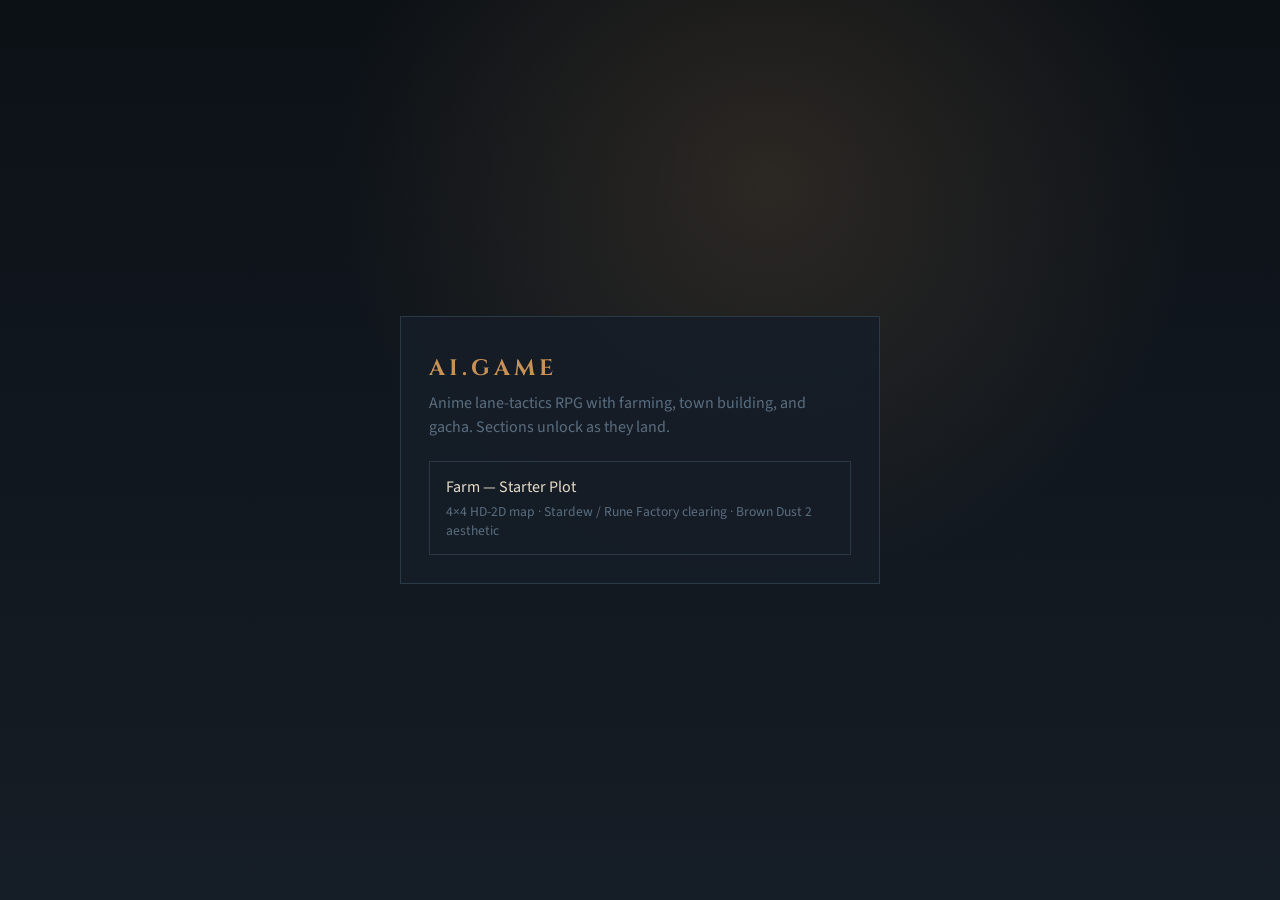
<file: index.html>
<!DOCTYPE html>
<html lang="en">
<head>
  <meta charset="utf-8">
  <meta name="viewport" content="width=device-width, initial-scale=1">
  <title>AI.Game</title>
  <link rel="preconnect" href="https://fonts.googleapis.com">
  <link rel="preconnect" href="https://fonts.gstatic.com" crossorigin>
  <link href="https://fonts.googleapis.com/css2?family=Cinzel:wght@600&family=Source+Sans+3:wght@400;600&display=swap" rel="stylesheet">
  <style>
    :root {
      --void: #0c1116;
      --panel: #151d26;
      --line: #2a3946;
      --steel: #5a6e80;
      --pale: #e8dcc8;
      --amber: #c89257;
    }
    * { box-sizing: border-box; margin: 0; padding: 0; }
    body {
      min-height: 100vh;
      display: grid;
      place-items: center;
      padding: 32px 20px;
      background:
        radial-gradient(ellipse at 60% 20%, rgba(200, 146, 87, 0.16), transparent 40%),
        linear-gradient(180deg, #0c1116, #151d26);
      color: var(--pale);
      font-family: "Source Sans 3", "Segoe UI", sans-serif;
    }
    .card {
      width: min(480px, 100%);
      border: 1px solid var(--line);
      background: rgba(21, 29, 38, 0.92);
      padding: 36px 28px 28px;
    }
    h1 {
      font-family: Cinzel, Palatino, serif;
      letter-spacing: 0.18em;
      text-transform: uppercase;
      color: var(--amber);
      font-size: 1.4rem;
      margin-bottom: 8px;
    }
    p { color: var(--steel); line-height: 1.5; margin-bottom: 22px; }
    a {
      display: block;
      padding: 14px 16px;
      border: 1px solid var(--line);
      color: var(--pale);
      text-decoration: none;
      transition: border-color 0.15s, color 0.15s;
    }
    a:hover { border-color: var(--amber); color: var(--amber); }
    a small { display: block; color: var(--steel); margin-top: 4px; font-size: 0.85rem; }
  </style>
</head>
<body>
  <div class="card">
    <h1>AI.Game</h1>
    <p>Anime lane-tactics RPG with farming, town building, and gacha. Sections unlock as they land.</p>
    <a href="./sections/farm/">
      Farm — Starter Plot
      <small>4×4 HD-2D map · Stardew / Rune Factory clearing · Brown Dust 2 aesthetic</small>
    </a>
  </div>
</body>
</html>
</file>
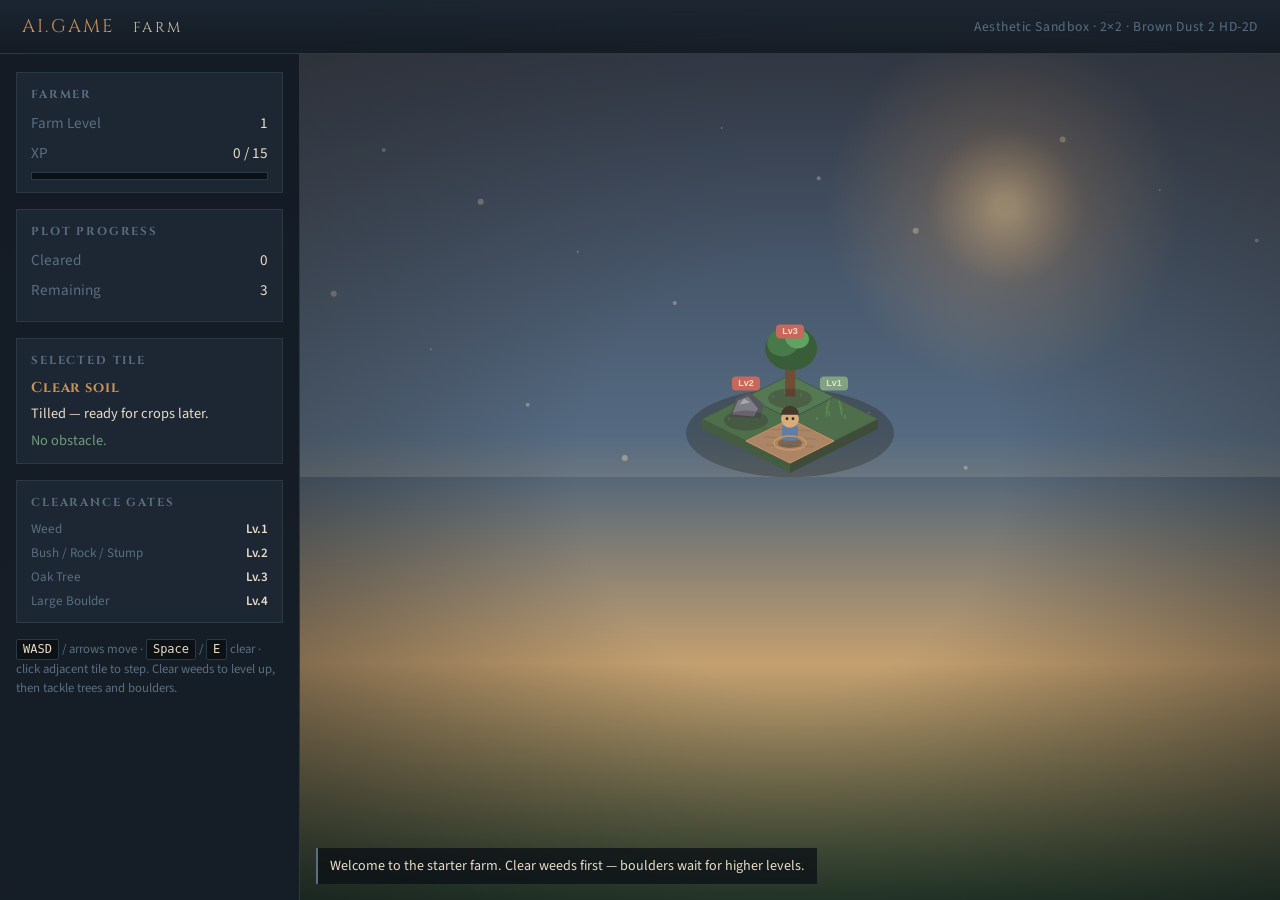
<file: sections/farm/index.html>
<!DOCTYPE html>
<html lang="en">
<head>
  <meta charset="utf-8">
  <meta name="viewport" content="width=device-width, initial-scale=1">
  <title>AI.Game — Farm · Starter Plot</title>
  <link rel="preconnect" href="https://fonts.googleapis.com">
  <link rel="preconnect" href="https://fonts.gstatic.com" crossorigin>
  <link href="https://fonts.googleapis.com/css2?family=Cinzel:wght@500;600&family=Source+Sans+3:wght@400;600&display=swap" rel="stylesheet">
  <link rel="stylesheet" href="./css/farm.css">
</head>
<body>
  <div class="app">
    <header class="topbar">
      <div class="brand">AI.Game <span>Farm</span></div>
      <div class="meta">
        <span id="mapName">Starter Plot</span>
        ·
        <span id="mapSize">4×4</span>
        · Brown Dust 2 HD-2D
      </div>
    </header>

    <aside class="sidebar">
      <section class="panel">
        <h2>Farmer</h2>
        <div class="stat-row">
          <span class="label">Farm Level</span>
          <span class="value" id="level">1</span>
        </div>
        <div class="stat-row">
          <span class="label">XP</span>
          <span class="value" id="xp">0 / 15</span>
        </div>
        <div class="xp-track"><div class="xp-fill" id="xpBar"></div></div>
      </section>

      <section class="panel">
        <h2>Plot Progress</h2>
        <div class="stat-row">
          <span class="label">Cleared</span>
          <span class="value" id="cleared">0</span>
        </div>
        <div class="stat-row">
          <span class="label">Remaining</span>
          <span class="value" id="remaining">0</span>
        </div>
      </section>

      <section class="panel">
        <h2>Selected Tile</h2>
        <div id="tileInfo"></div>
      </section>

      <section class="panel">
        <h2>Clearance Gates</h2>
        <div class="legend">
          <div><span>Weed</span><b>Lv.1</b></div>
          <div><span>Bush / Rock / Stump</span><b>Lv.2</b></div>
          <div><span>Oak Tree</span><b>Lv.3</b></div>
          <div><span>Large Boulder</span><b>Lv.4</b></div>
        </div>
      </section>

      <p class="help">
        <kbd>WASD</kbd> / arrows move · <kbd>Space</kbd> / <kbd>E</kbd> clear ·
        click adjacent tile to step. Clear weeds to level up, then tackle trees and boulders.
      </p>
    </aside>

    <main class="stage">
      <canvas id="farm" aria-label="Farm map"></canvas>
      <div class="log-dock" id="log" aria-live="polite"></div>
    </main>
  </div>

  <script type="module" src="./js/main.js"></script>
</body>
</html>
</file>
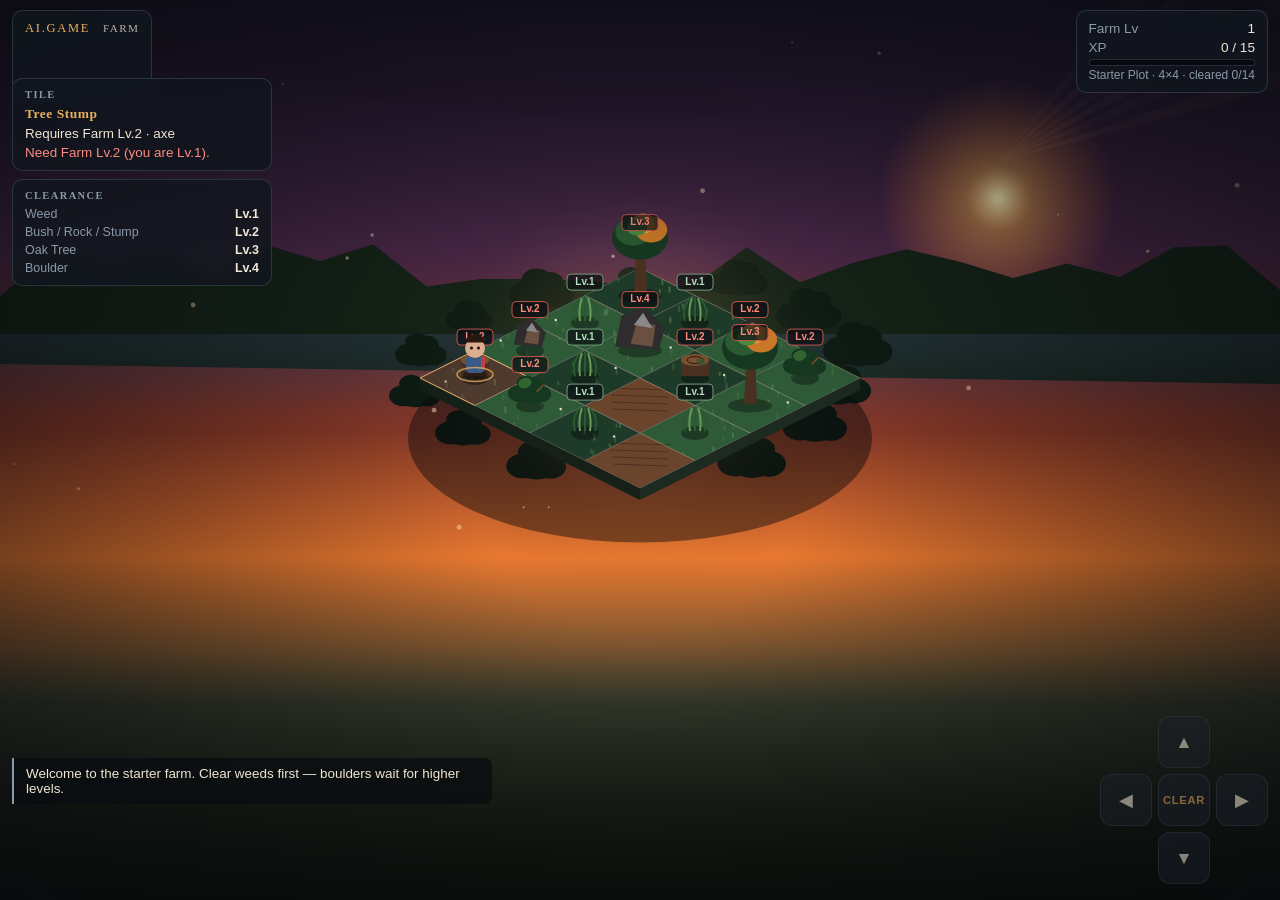
<file: android/app/src/main/assets/www/index.html>
<!DOCTYPE html>
<html lang="en">
<head>
  <meta charset="utf-8">
  <meta name="viewport" content="width=device-width, initial-scale=1, viewport-fit=cover">
  <meta name="theme-color" content="#0a0c10">
  <meta name="mobile-web-app-capable" content="yes">
  <meta name="apple-mobile-web-app-capable" content="yes">
  <title>AI.Game — Farm</title>
  <link rel="stylesheet" href="./css/farm.css">
</head>
<body>
  <div class="app">
    <main class="stage">
      <canvas id="farm" aria-label="Farm map"></canvas>
    </main>

    <div class="hud-top">
      <div class="brand-chip">AI.Game <span>Farm</span></div>
      <div class="stat-chip">
        <div class="stat-row">
          <span class="label">Farm Lv</span>
          <span id="level">1</span>
        </div>
        <div class="stat-row">
          <span class="label">XP</span>
          <span id="xp">0 / 15</span>
        </div>
        <div class="xp-track"><div class="xp-fill" id="xpBar"></div></div>
        <div class="meta-line"><span id="mapName">Starter</span> · <span id="mapSize">4×4</span> · cleared <span id="cleared">0</span>/<span id="remaining">0</span></div>
      </div>
    </div>

    <aside class="hud-side">
      <section class="panel">
        <h2>Tile</h2>
        <div id="tileInfo"></div>
      </section>
      <section class="panel">
        <h2>Clearance</h2>
        <div class="legend">
          <div><span>Weed</span><b>Lv.1</b></div>
          <div><span>Bush / Rock / Stump</span><b>Lv.2</b></div>
          <div><span>Oak Tree</span><b>Lv.3</b></div>
          <div><span>Boulder</span><b>Lv.4</b></div>
        </div>
      </section>
    </aside>

    <div class="log-dock" id="log" aria-live="polite"></div>

    <div class="touch-pad" aria-label="Touch controls">
      <button type="button" class="up" data-move="0,-1" aria-label="Up">▲</button>
      <button type="button" class="left" data-move="-1,0" aria-label="Left">◀</button>
      <button type="button" class="clear" id="btnClear" aria-label="Clear">CLEAR</button>
      <button type="button" class="right" data-move="1,0" aria-label="Right">▶</button>
      <button type="button" class="down" data-move="0,1" aria-label="Down">▼</button>
    </div>
  </div>

  <script type="module" src="./js/main.js"></script>
</body>
</html>
</file>
<file: sections/farm/css/farm.css>
:root {
  --void: #0c1116;
  --panel: #151d26;
  --panel-hi: #1d2733;
  --line: #2a3946;
  --steel: #5a6e80;
  --pale: #e8dcc8;
  --amber: #c89257;
  --warn: #c0574f;
  --ok: #6f9b7a;
  --sky: #1a2840;
  --font-display: "Cinzel", "Palatino Linotype", Palatino, serif;
  --font-ui: "Source Sans 3", "Segoe UI", sans-serif;
}

* {
  box-sizing: border-box;
  margin: 0;
  padding: 0;
}

html,
body {
  height: 100%;
  background: var(--void);
  color: var(--pale);
  font-family: var(--font-ui);
  -webkit-font-smoothing: antialiased;
}

body {
  min-height: 100%;
  background:
    radial-gradient(ellipse at 70% 10%, rgba(200, 146, 87, 0.14), transparent 45%),
    radial-gradient(ellipse at 20% 80%, rgba(61, 90, 122, 0.25), transparent 50%),
    linear-gradient(180deg, #0c1116 0%, #121820 100%);
}

.app {
  display: grid;
  grid-template-columns: minmax(240px, 300px) 1fr;
  grid-template-rows: auto 1fr;
  height: 100vh;
  max-height: 100dvh;
}

.topbar {
  grid-column: 1 / -1;
  display: flex;
  align-items: center;
  justify-content: space-between;
  gap: 16px;
  padding: 14px 22px;
  border-bottom: 1px solid var(--line);
  background: linear-gradient(180deg, rgba(29, 39, 51, 0.95), rgba(21, 29, 38, 0.88));
  backdrop-filter: blur(8px);
}

.brand {
  font-family: var(--font-display);
  font-size: 1.15rem;
  letter-spacing: 0.12em;
  text-transform: uppercase;
  color: var(--amber);
}

.brand span {
  color: var(--pale);
  opacity: 0.85;
  font-size: 0.78em;
  letter-spacing: 0.18em;
  margin-left: 10px;
}

.meta {
  color: var(--steel);
  font-size: 0.85rem;
  letter-spacing: 0.04em;
}

.sidebar {
  border-right: 1px solid var(--line);
  background: rgba(21, 29, 38, 0.92);
  padding: 18px 16px 24px;
  overflow: auto;
  display: flex;
  flex-direction: column;
  gap: 16px;
}

.panel {
  background: var(--panel-hi);
  border: 1px solid var(--line);
  padding: 14px 14px 12px;
}

.panel h2 {
  font-family: var(--font-display);
  font-size: 0.72rem;
  letter-spacing: 0.16em;
  text-transform: uppercase;
  color: var(--steel);
  margin-bottom: 10px;
}

.stat-row {
  display: flex;
  justify-content: space-between;
  align-items: baseline;
  margin-bottom: 8px;
  font-size: 0.95rem;
}

.stat-row .label {
  color: var(--steel);
}

.stat-row .value {
  font-variant-numeric: tabular-nums;
  color: var(--pale);
}

.xp-track {
  height: 8px;
  background: var(--void);
  border: 1px solid var(--line);
  margin-top: 4px;
  overflow: hidden;
}

.xp-fill {
  height: 100%;
  width: 0%;
  background: linear-gradient(90deg, #8a6238, var(--amber));
  transition: width 0.25s ease;
}

#tileInfo {
  display: flex;
  flex-direction: column;
  gap: 6px;
  font-size: 0.9rem;
}

#tileInfo strong {
  font-family: var(--font-display);
  letter-spacing: 0.06em;
  color: var(--amber);
}

#tileInfo .ok {
  color: var(--ok);
}

#tileInfo .warn {
  color: var(--warn);
}

.legend {
  display: grid;
  gap: 6px;
  font-size: 0.82rem;
  color: var(--steel);
}

.legend div {
  display: flex;
  justify-content: space-between;
  gap: 8px;
}

.legend b {
  color: var(--pale);
  font-weight: 600;
}

.stage {
  position: relative;
  min-height: 0;
  display: flex;
  flex-direction: column;
}

#farm {
  flex: 1;
  width: 100%;
  height: 100%;
  display: block;
  cursor: crosshair;
  image-rendering: pixelated;
  image-rendering: crisp-edges;
}

.log-dock {
  position: absolute;
  left: 16px;
  right: 16px;
  bottom: 16px;
  pointer-events: none;
  display: flex;
  flex-direction: column;
  gap: 4px;
}

.log-line {
  align-self: flex-start;
  max-width: min(560px, 92%);
  padding: 8px 12px;
  background: rgba(12, 17, 22, 0.78);
  border-left: 2px solid var(--steel);
  font-size: 0.88rem;
  backdrop-filter: blur(6px);
  animation: fadeIn 0.25s ease;
}

.log-line.ok {
  border-left-color: var(--ok);
}

.log-line.warn {
  border-left-color: var(--warn);
}

.log-line.level {
  border-left-color: var(--amber);
  color: var(--amber);
}

.log-line.muted {
  opacity: 0.7;
}

@keyframes fadeIn {
  from {
    opacity: 0;
    transform: translateY(4px);
  }
  to {
    opacity: 1;
    transform: none;
  }
}

.help {
  font-size: 0.8rem;
  color: var(--steel);
  line-height: 1.45;
}

.help kbd {
  display: inline-block;
  padding: 1px 6px;
  border: 1px solid var(--line);
  background: var(--void);
  color: var(--pale);
  font-size: 0.75rem;
  border-radius: 2px;
}

@media (max-width: 860px) {
  .app {
    grid-template-columns: 1fr;
    grid-template-rows: auto auto 1fr;
  }

  .sidebar {
    border-right: none;
    border-bottom: 1px solid var(--line);
    max-height: 42vh;
  }

  .topbar {
    flex-wrap: wrap;
  }
}
</file>
<file: android/app/src/main/assets/www/css/farm.css>
:root {
  --void: #0a0c10;
  --panel: rgba(18, 22, 30, 0.82);
  --panel-hi: rgba(28, 34, 44, 0.9);
  --line: rgba(90, 110, 130, 0.35);
  --steel: #8a9aaa;
  --pale: #f0e6d4;
  --amber: #e8b060;
  --warn: #ff8a80;
  --ok: #8fd0a0;
  --font-display: "Palatino Linotype", Palatino, "Times New Roman", serif;
  --font-ui: "Segoe UI", Roboto, "Helvetica Neue", sans-serif;
  --safe-top: env(safe-area-inset-top, 0px);
  --safe-bot: env(safe-area-inset-bottom, 0px);
}

* { box-sizing: border-box; margin: 0; padding: 0; }

html, body {
  height: 100%;
  background: var(--void);
  color: var(--pale);
  font-family: var(--font-ui);
  overflow: hidden;
  -webkit-font-smoothing: antialiased;
  -webkit-tap-highlight-color: transparent;
  touch-action: manipulation;
  user-select: none;
}

.app {
  position: relative;
  width: 100%;
  height: 100%;
  height: 100dvh;
}

.stage {
  position: absolute;
  inset: 0;
}

#farm {
  width: 100%;
  height: 100%;
  display: block;
  cursor: pointer;
}

.hud-top {
  position: absolute;
  top: calc(10px + var(--safe-top));
  left: 12px;
  right: 12px;
  display: flex;
  justify-content: space-between;
  gap: 10px;
  pointer-events: none;
  z-index: 5;
}

.brand-chip, .stat-chip {
  pointer-events: auto;
  background: var(--panel);
  border: 1px solid var(--line);
  backdrop-filter: blur(10px);
  -webkit-backdrop-filter: blur(10px);
  padding: 10px 12px;
  border-radius: 10px;
}

.brand-chip {
  font-family: var(--font-display);
  letter-spacing: 0.14em;
  text-transform: uppercase;
  font-size: 0.78rem;
  color: var(--amber);
}

.brand-chip span {
  color: var(--pale);
  opacity: 0.75;
  margin-left: 8px;
  letter-spacing: 0.12em;
  font-size: 0.7rem;
}

.stat-chip {
  min-width: 140px;
}

.stat-row {
  display: flex;
  justify-content: space-between;
  font-size: 0.85rem;
  margin-bottom: 4px;
}

.stat-row .label { color: var(--steel); }
.xp-track {
  height: 7px;
  background: rgba(0,0,0,0.45);
  border-radius: 4px;
  overflow: hidden;
  border: 1px solid var(--line);
}
.xp-fill {
  height: 100%;
  width: 0%;
  background: linear-gradient(90deg, #8a5230, var(--amber));
  transition: width 0.2s ease;
}

.hud-side {
  position: absolute;
  top: calc(78px + var(--safe-top));
  left: 12px;
  width: min(260px, 42vw);
  display: flex;
  flex-direction: column;
  gap: 8px;
  z-index: 5;
  pointer-events: none;
}

.panel {
  pointer-events: auto;
  background: var(--panel);
  border: 1px solid var(--line);
  border-radius: 10px;
  padding: 10px 12px;
  backdrop-filter: blur(10px);
  -webkit-backdrop-filter: blur(10px);
}

.panel h2 {
  font-family: var(--font-display);
  font-size: 0.65rem;
  letter-spacing: 0.14em;
  text-transform: uppercase;
  color: var(--steel);
  margin-bottom: 6px;
}

#tileInfo {
  display: flex;
  flex-direction: column;
  gap: 4px;
  font-size: 0.84rem;
}
#tileInfo strong {
  font-family: var(--font-display);
  color: var(--amber);
  letter-spacing: 0.04em;
}
#tileInfo .ok { color: var(--ok); }
#tileInfo .warn { color: var(--warn); }

.legend {
  display: grid;
  gap: 4px;
  font-size: 0.78rem;
  color: var(--steel);
}
.legend div { display: flex; justify-content: space-between; gap: 8px; }
.legend b { color: var(--pale); font-weight: 600; }

.log-dock {
  position: absolute;
  left: 12px;
  right: 12px;
  bottom: calc(96px + var(--safe-bot));
  pointer-events: none;
  z-index: 5;
  display: flex;
  flex-direction: column;
  gap: 4px;
}

.log-line {
  align-self: flex-start;
  max-width: min(480px, 92%);
  padding: 8px 12px;
  background: rgba(10, 12, 16, 0.75);
  border-left: 2px solid var(--steel);
  border-radius: 0 8px 8px 0;
  font-size: 0.84rem;
  backdrop-filter: blur(6px);
}

.log-line.ok { border-left-color: var(--ok); }
.log-line.warn { border-left-color: var(--warn); }
.log-line.level { border-left-color: var(--amber); color: var(--amber); }
.log-line.muted { opacity: 0.7; }

.touch-pad {
  position: absolute;
  right: 12px;
  bottom: calc(16px + var(--safe-bot));
  z-index: 6;
  display: grid;
  grid-template-columns: 52px 52px 52px;
  grid-template-rows: 52px 52px 52px;
  gap: 6px;
}

.touch-pad button {
  border: 1px solid var(--line);
  background: var(--panel-hi);
  color: var(--pale);
  border-radius: 12px;
  font-size: 1.1rem;
  backdrop-filter: blur(8px);
  -webkit-backdrop-filter: blur(8px);
}

.touch-pad button:active {
  background: rgba(232, 176, 96, 0.35);
  border-color: var(--amber);
}

.touch-pad .up { grid-column: 2; grid-row: 1; }
.touch-pad .left { grid-column: 1; grid-row: 2; }
.touch-pad .clear {
  grid-column: 2;
  grid-row: 2;
  font-size: 0.7rem;
  letter-spacing: 0.06em;
  color: var(--amber);
  font-weight: 700;
}
.touch-pad .right { grid-column: 3; grid-row: 2; }
.touch-pad .down { grid-column: 2; grid-row: 3; }

.meta-line {
  font-size: 0.75rem;
  color: var(--steel);
  margin-top: 2px;
}

@media (min-width: 900px) {
  .touch-pad { opacity: 0.55; }
  .touch-pad:hover { opacity: 1; }
}

@media (max-width: 700px) {
  .hud-side { width: min(200px, 48vw); }
  .legend { display: none; }
}
</file>
